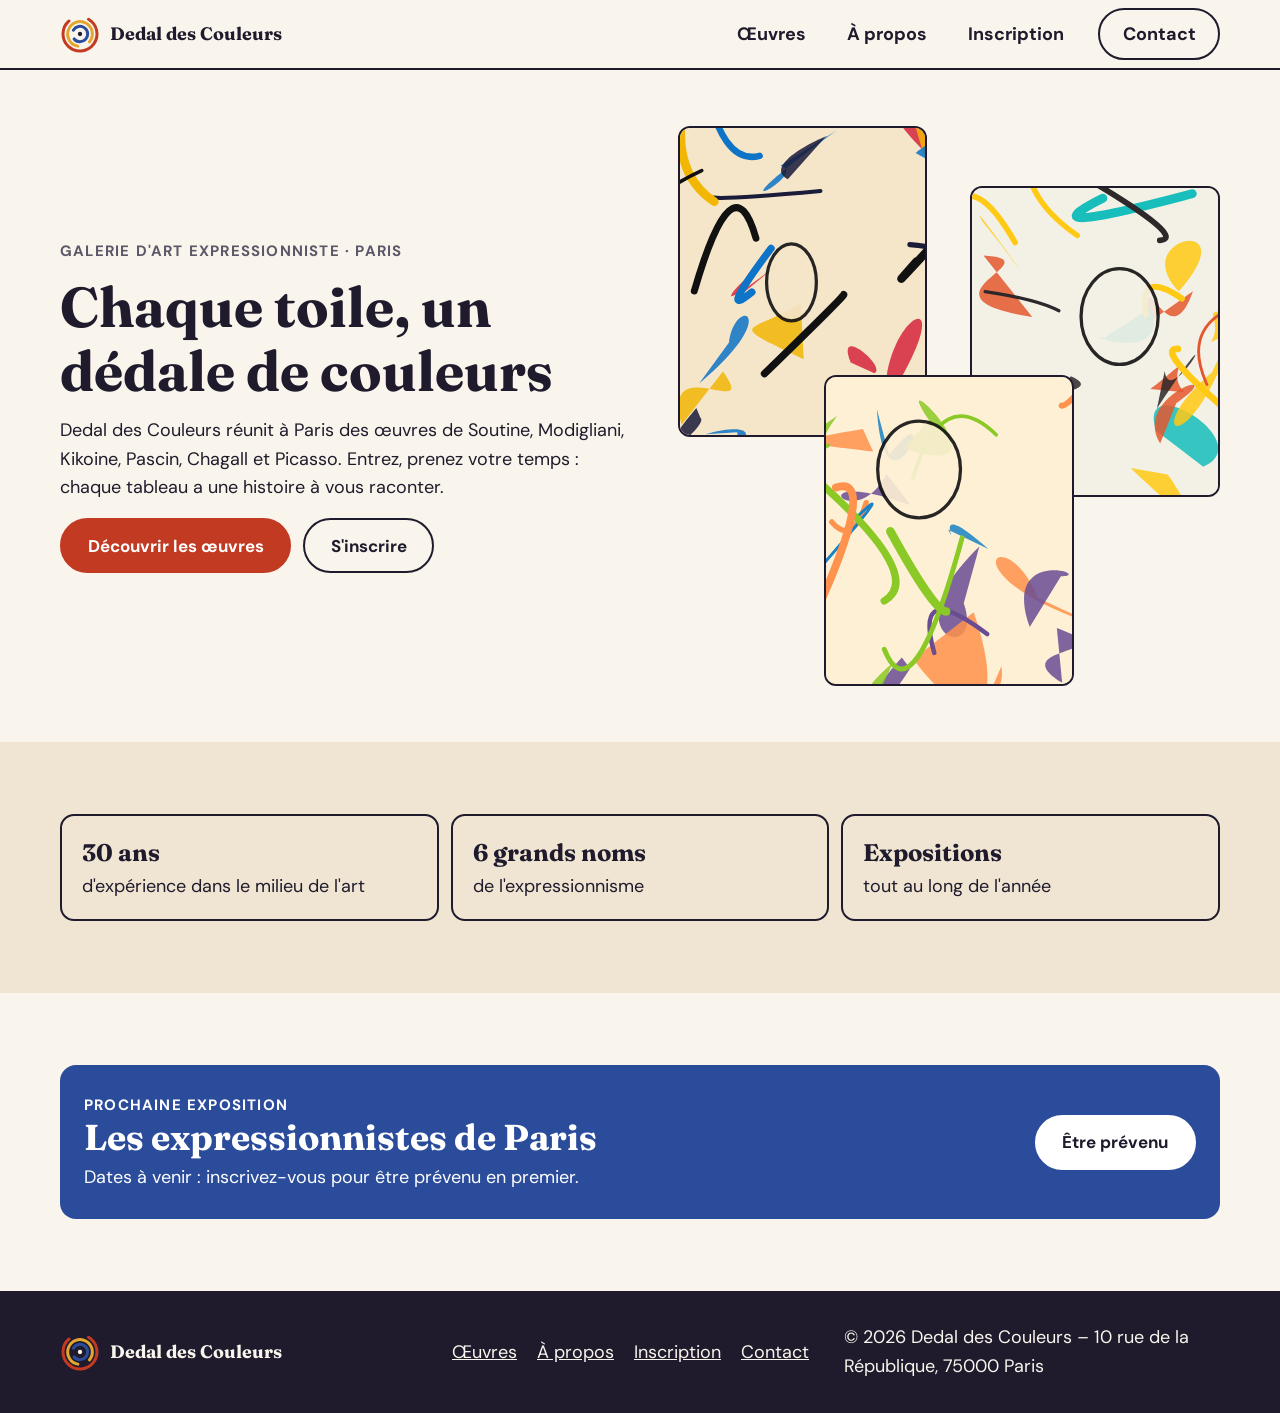
<file: index.html>
<!DOCTYPE html>
<html lang="fr">
<head>
  <meta charset="UTF-8">
  <meta name="viewport" content="width=device-width, initial-scale=1">
  <title>Dedal des Couleurs – Galerie d'art expressionniste à Paris</title>
  <meta name="description" content="Galerie d'art à Paris dirigée par Paul Dechewsky : Soutine, Modigliani, Chagall, Picasso. Découvrez les œuvres et inscrivez-vous pour suivre nos expositions.">
  <link rel="canonical" href="https://theo-zbn.github.io/Dedal-des-Couleurs-/">
  <meta property="og:type" content="website">
  <meta property="og:locale" content="fr_FR">
  <meta property="og:site_name" content="Dedal des Couleurs">
  <meta property="og:title" content="Dedal des Couleurs – Galerie d&#x27;art expressionniste à Paris">
  <meta property="og:description" content="Galerie d&#x27;art à Paris dirigée par Paul Dechewsky : Soutine, Modigliani, Chagall, Picasso. Découvrez les œuvres et inscrivez-vous pour suivre nos expositions.">
  <meta property="og:url" content="https://theo-zbn.github.io/Dedal-des-Couleurs-/">
  <meta property="og:image" content="https://theo-zbn.github.io/Dedal-des-Couleurs-/images/logo-dedal.svg">
  <meta name="twitter:card" content="summary">
  <meta name="theme-color" content="#faf5ec">
  <link rel="icon" href="images/favicon.svg" type="image/svg+xml">
  <link rel="preconnect" href="https://fonts.googleapis.com">
  <link rel="preconnect" href="https://fonts.gstatic.com" crossorigin>
  <link href="https://fonts.googleapis.com/css2?family=DM+Sans:wght@400;500;700&amp;family=Fraunces:wght@600;700&amp;display=swap" rel="stylesheet">
  <link rel="stylesheet" href="css/style.css">
  <script type="application/ld+json">
  {
    "@context": "https://schema.org",
    "@type": "ArtGallery",
    "name": "Dedal des Couleurs",
    "url": "https://theo-zbn.github.io/Dedal-des-Couleurs-/",
    "description": "Galerie d'art expressionniste à Paris.",
    "telephone": "+33163458556",
    "email": "dedal@gmail.com",
    "address": {
      "@type": "PostalAddress",
      "streetAddress": "10 rue de la République",
      "postalCode": "75000",
      "addressLocality": "Paris",
      "addressCountry": "FR"
    },
    "openingHours": ["Tu-Sa 10:00-19:00", "Su 14:00-18:00"]
  }
  </script>
</head>
<body>
  <a class="skip-link" href="#contenu">Aller au contenu</a>

  <header class="site-header">
    <div class="container site-header__inner">
      <a class="brand" href="index.html">
        <img src="images/logo-dedal.svg" alt="" width="40" height="40">
        <span>Dedal des Couleurs</span>
      </a>
      <button class="nav-toggle" type="button" aria-expanded="false" aria-controls="menu">Menu</button>
      <nav class="nav" id="menu" aria-label="Navigation principale">
        <ul class="nav__list">
          <li><a class="nav__link" href="oeuvres.html">Œuvres</a></li>
          <li><a class="nav__link" href="a-propos.html">À propos</a></li>
          <li><a class="nav__link" href="inscription.html">Inscription</a></li>
          <li><a class="nav__link nav__link--cta" href="inscription.html#contact">Contact</a></li>
        </ul>
      </nav>
    </div>
  </header>

  <main id="contenu">
    <section class="hero" aria-labelledby="titre-accueil">
      <div class="container hero__grid">
        <div class="collage">
          <img class="collage__img" src="images/oeuvre-1.svg" alt="Toile abstraite aux aplats bleus, jaunes et rouges" width="600" height="750">
          <img class="collage__img" src="images/oeuvre-2.svg" alt="Toile aux tons turquoise et orange, traits noirs" width="600" height="750">
          <img class="collage__img" src="images/oeuvre-3.svg" alt="Toile violette et orange aux formes arrondies" width="600" height="750">
        </div>
        <div class="hero__content">
          <p class="eyebrow">Galerie d'art expressionniste · Paris</p>
          <h1 class="hero__title" id="titre-accueil">Chaque toile, un dédale de couleurs</h1>
          <p class="hero__text">Dedal des Couleurs réunit à Paris des œuvres de Soutine, Modigliani, Kikoine, Pascin, Chagall et Picasso. Entrez, prenez votre temps : chaque tableau a une histoire à vous raconter.</p>
          <div class="btn-row">
            <a class="btn btn--primary" href="oeuvres.html">Découvrir les œuvres</a>
            <a class="btn btn--outline" href="inscription.html">S'inscrire</a>
          </div>
        </div>
      </div>
    </section>

    <section class="section--sable section" aria-label="La galerie en chiffres">
      <div class="container">
        <ul class="stats">
          <li class="stat"><span class="stat__value">30 ans</span> d'expérience dans le milieu de l'art</li>
          <li class="stat"><span class="stat__value">6 grands noms</span> de l'expressionnisme</li>
          <li class="stat"><span class="stat__value">Expositions</span> tout au long de l'année</li>
        </ul>
      </div>
    </section>

    <section class="section" aria-labelledby="titre-expo">
      <div class="container">
        <div class="banner">
          <div>
            <p class="eyebrow">Prochaine exposition</p>
            <h2 id="titre-expo">Les expressionnistes de Paris</h2>
            <p>Dates à venir : inscrivez-vous pour être prévenu en premier.</p>
          </div>
          <a class="btn btn--primary" href="inscription.html">Être prévenu</a>
        </div>
      </div>
    </section>
  </main>

  <footer class="site-footer">
    <div class="container site-footer__inner">
      <a class="brand" href="index.html">
        <img src="images/logo-dedal-clair.svg" alt="" width="40" height="40">
        <span>Dedal des Couleurs</span>
      </a>
      <nav aria-label="Navigation de pied de page">
        <ul class="site-footer__links">
          <li><a href="oeuvres.html">Œuvres</a></li>
          <li><a href="a-propos.html">À propos</a></li>
          <li><a href="inscription.html">Inscription</a></li>
          <li><a href="inscription.html#contact">Contact</a></li>
        </ul>
      </nav>
      <p>© 2026 Dedal des Couleurs – 10 rue de la République, 75000 Paris</p>
    </div>
  </footer>
  <script src="js/script.js"></script>
</body>
</html>
</file>
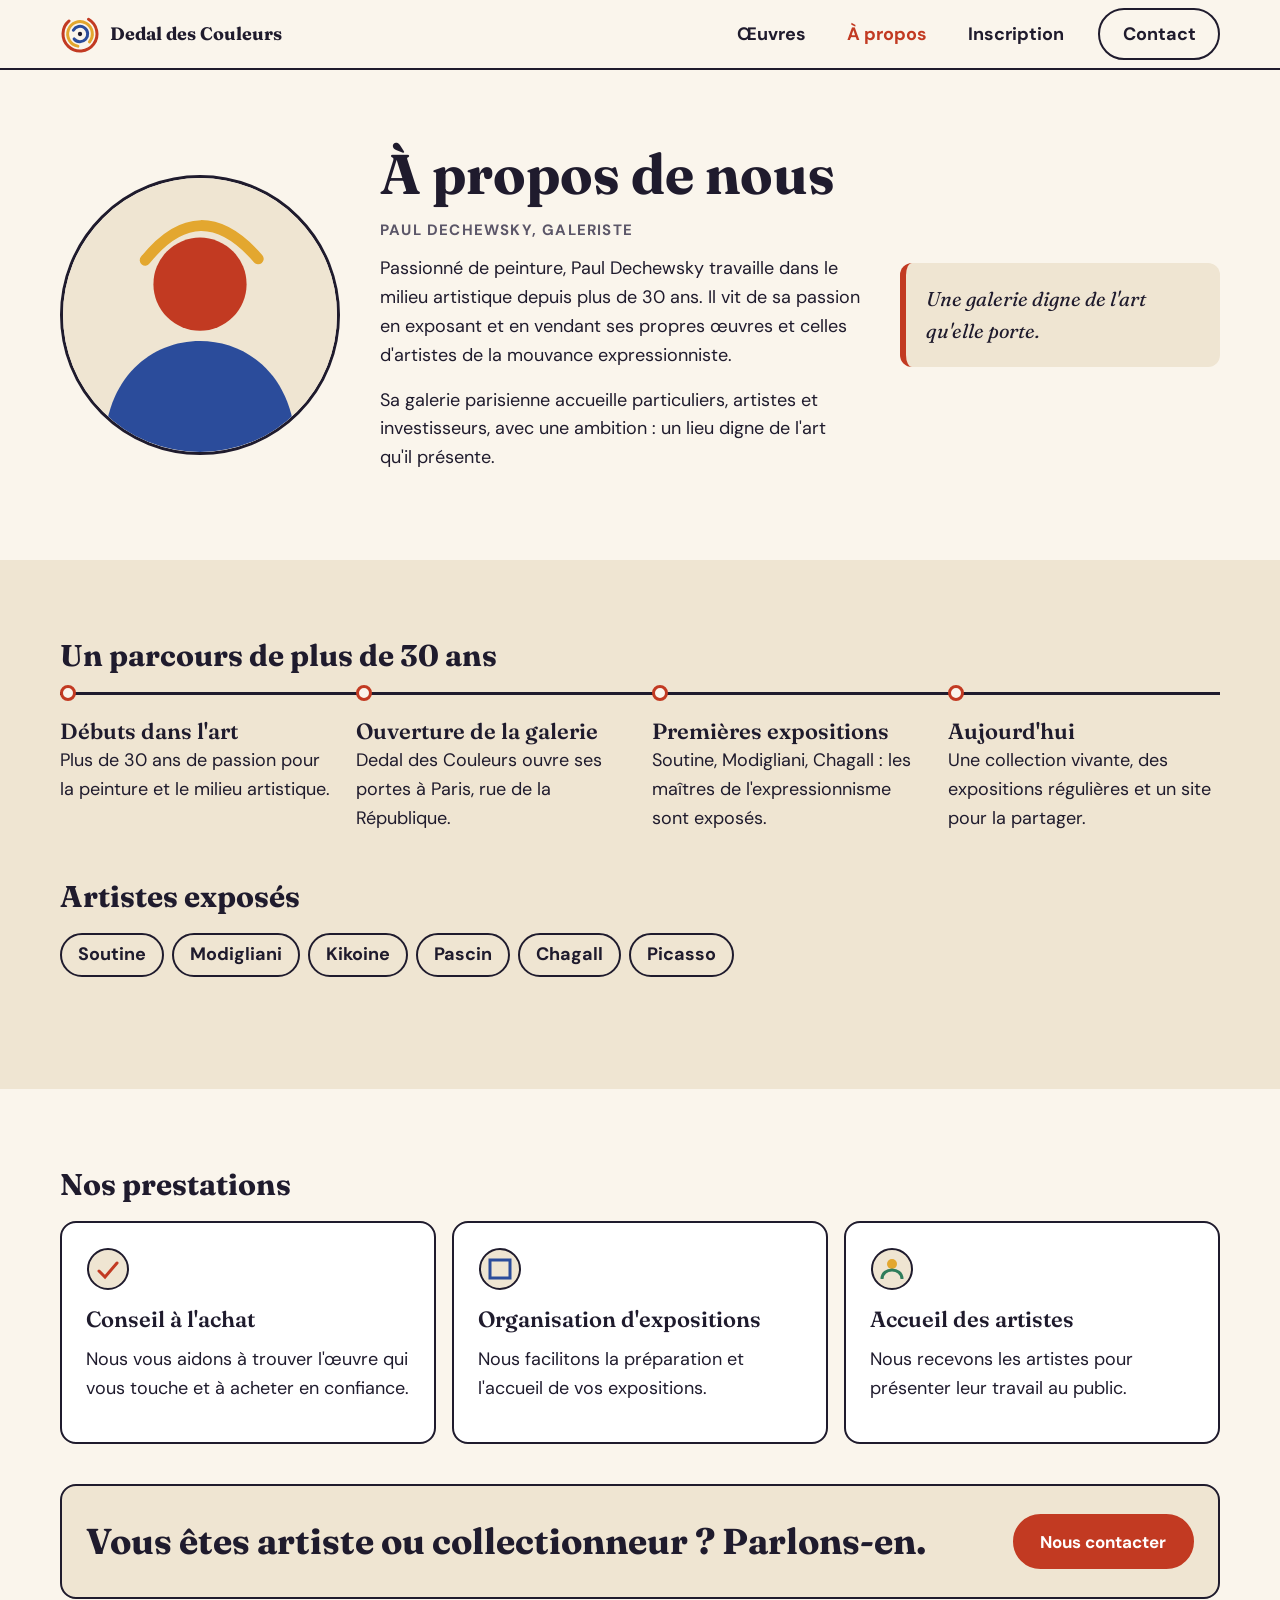
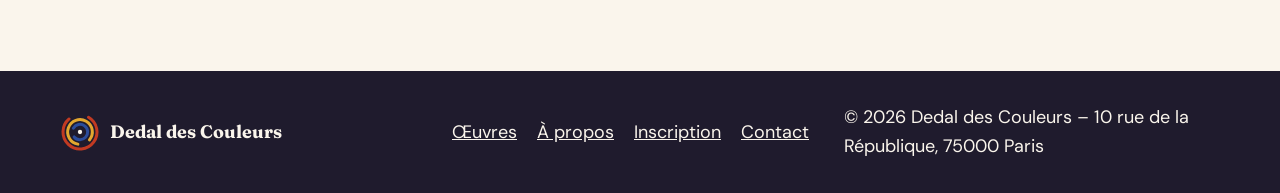
<file: a-propos.html>
<!DOCTYPE html>
<html lang="fr">
<head>
  <meta charset="UTF-8">
  <meta name="viewport" content="width=device-width, initial-scale=1">
  <title>À propos – Paul Dechewsky et la galerie Dedal des Couleurs</title>
  <meta name="description" content="Plus de 30 ans de passion : découvrez Paul Dechewsky, son parcours, les artistes exposés et les prestations de la galerie Dedal des Couleurs à Paris.">
  <link rel="canonical" href="https://theo-zbn.github.io/Dedal-des-Couleurs-/a-propos.html">
  <meta property="og:type" content="website">
  <meta property="og:locale" content="fr_FR">
  <meta property="og:site_name" content="Dedal des Couleurs">
  <meta property="og:title" content="À propos – Paul Dechewsky et la galerie Dedal des Couleurs">
  <meta property="og:description" content="Plus de 30 ans de passion : découvrez Paul Dechewsky, son parcours, les artistes exposés et les prestations de la galerie Dedal des Couleurs à Paris.">
  <meta property="og:url" content="https://theo-zbn.github.io/Dedal-des-Couleurs-/a-propos.html">
  <meta property="og:image" content="https://theo-zbn.github.io/Dedal-des-Couleurs-/images/logo-dedal.svg">
  <meta name="twitter:card" content="summary">
  <meta name="theme-color" content="#faf5ec">
  <link rel="icon" href="images/favicon.svg" type="image/svg+xml">
  <link rel="preconnect" href="https://fonts.googleapis.com">
  <link rel="preconnect" href="https://fonts.gstatic.com" crossorigin>
  <link href="https://fonts.googleapis.com/css2?family=DM+Sans:wght@400;500;700&amp;family=Fraunces:wght@600;700&amp;display=swap" rel="stylesheet">
  <link rel="stylesheet" href="css/style.css">
</head>
<body>
  <a class="skip-link" href="#contenu">Aller au contenu</a>

  <header class="site-header">
    <div class="container site-header__inner">
      <a class="brand" href="index.html">
        <img src="images/logo-dedal.svg" alt="" width="40" height="40">
        <span>Dedal des Couleurs</span>
      </a>
      <button class="nav-toggle" type="button" aria-expanded="false" aria-controls="menu">Menu</button>
      <nav class="nav" id="menu" aria-label="Navigation principale">
        <ul class="nav__list">
          <li><a class="nav__link" href="oeuvres.html">Œuvres</a></li>
          <li><a class="nav__link" href="a-propos.html" aria-current="page">À propos</a></li>
          <li><a class="nav__link" href="inscription.html">Inscription</a></li>
          <li><a class="nav__link nav__link--cta" href="inscription.html#contact">Contact</a></li>
        </ul>
      </nav>
    </div>
  </header>

  <main id="contenu">
    <section class="section" aria-labelledby="titre-apropos">
      <div class="container about">
        <img class="about__portrait" src="images/portrait.svg" alt="Illustration représentant Paul Dechewsky, galeriste" width="400" height="400">
        <div>
          <h1 id="titre-apropos">À propos de nous</h1>
          <p class="eyebrow">Paul Dechewsky, galeriste</p>
          <p>Passionné de peinture, Paul Dechewsky travaille dans le milieu artistique depuis plus de 30 ans. Il vit de sa passion en exposant et en vendant ses propres œuvres et celles d'artistes de la mouvance expressionniste.</p>
          <p>Sa galerie parisienne accueille particuliers, artistes et investisseurs, avec une ambition : un lieu digne de l'art qu'il présente.</p>
        </div>
        <p class="quote">Une galerie digne de l'art qu'elle porte.</p>
      </div>
    </section>

    <section class="section section--sable" aria-label="Parcours et artistes">
      <div class="container">
        <details class="details" open data-desktop-open>
          <summary class="details__summary">Un parcours de plus de 30 ans</summary>
          <div class="details__body">
            <ol class="timeline">
              <li class="timeline__step"><h3>Débuts dans l'art</h3><p>Plus de 30 ans de passion pour la peinture et le milieu artistique.</p></li>
              <li class="timeline__step"><h3>Ouverture de la galerie</h3><p>Dedal des Couleurs ouvre ses portes à Paris, rue de la République.</p></li>
              <li class="timeline__step"><h3>Premières expositions</h3><p>Soutine, Modigliani, Chagall : les maîtres de l'expressionnisme sont exposés.</p></li>
              <li class="timeline__step"><h3>Aujourd'hui</h3><p>Une collection vivante, des expositions régulières et un site pour la partager.</p></li>
            </ol>
          </div>
        </details>
        <details class="details" data-desktop-open>
          <summary class="details__summary">Artistes exposés</summary>
          <div class="details__body">
            <ul class="pills">
              <li>Soutine</li><li>Modigliani</li><li>Kikoine</li><li>Pascin</li><li>Chagall</li><li>Picasso</li>
            </ul>
          </div>
        </details>
      </div>
    </section>

    <section class="section" aria-label="Prestations">
      <div class="container">
        <details class="details" data-desktop-open>
          <summary class="details__summary">Nos prestations</summary>
          <div class="details__body">
            <ul class="services">
              <li class="card"><svg class="services__icon" viewBox="0 0 44 44" aria-hidden="true"><circle cx="22" cy="22" r="20" fill="#efe5d2" stroke="#1f1b2d" stroke-width="2"/><path d="M13 24l6 6 12-14" fill="none" stroke="#c23a22" stroke-width="3" stroke-linecap="round"/></svg><h3>Conseil à l'achat</h3><p>Nous vous aidons à trouver l'œuvre qui vous touche et à acheter en confiance.</p></li>
              <li class="card"><svg class="services__icon" viewBox="0 0 44 44" aria-hidden="true"><circle cx="22" cy="22" r="20" fill="#efe5d2" stroke="#1f1b2d" stroke-width="2"/><rect x="12" y="13" width="20" height="18" fill="none" stroke="#2b4c9b" stroke-width="3"/></svg><h3>Organisation d'expositions</h3><p>Nous facilitons la préparation et l'accueil de vos expositions.</p></li>
              <li class="card"><svg class="services__icon" viewBox="0 0 44 44" aria-hidden="true"><circle cx="22" cy="22" r="20" fill="#efe5d2" stroke="#1f1b2d" stroke-width="2"/><circle cx="22" cy="17" r="5" fill="#e3a72f"/><path d="M12 32c0-6 5-9 10-9s10 3 10 9" fill="none" stroke="#2f7d5b" stroke-width="3"/></svg><h3>Accueil des artistes</h3><p>Nous recevons les artistes pour présenter leur travail au public.</p></li>
            </ul>
          </div>
        </details>
        <div class="cta-band">
          <h2>Vous êtes artiste ou collectionneur ? Parlons-en.</h2>
          <a class="btn btn--primary" href="inscription.html#contact">Nous contacter</a>
        </div>
      </div>
    </section>
  </main>

  <footer class="site-footer">
    <div class="container site-footer__inner">
      <a class="brand" href="index.html">
        <img src="images/logo-dedal-clair.svg" alt="" width="40" height="40">
        <span>Dedal des Couleurs</span>
      </a>
      <nav aria-label="Navigation de pied de page">
        <ul class="site-footer__links">
          <li><a href="oeuvres.html">Œuvres</a></li>
          <li><a href="a-propos.html">À propos</a></li>
          <li><a href="inscription.html">Inscription</a></li>
          <li><a href="inscription.html#contact">Contact</a></li>
        </ul>
      </nav>
      <p>© 2026 Dedal des Couleurs – 10 rue de la République, 75000 Paris</p>
    </div>
  </footer>
  <script src="js/script.js"></script>
</body>
</html>
</file>
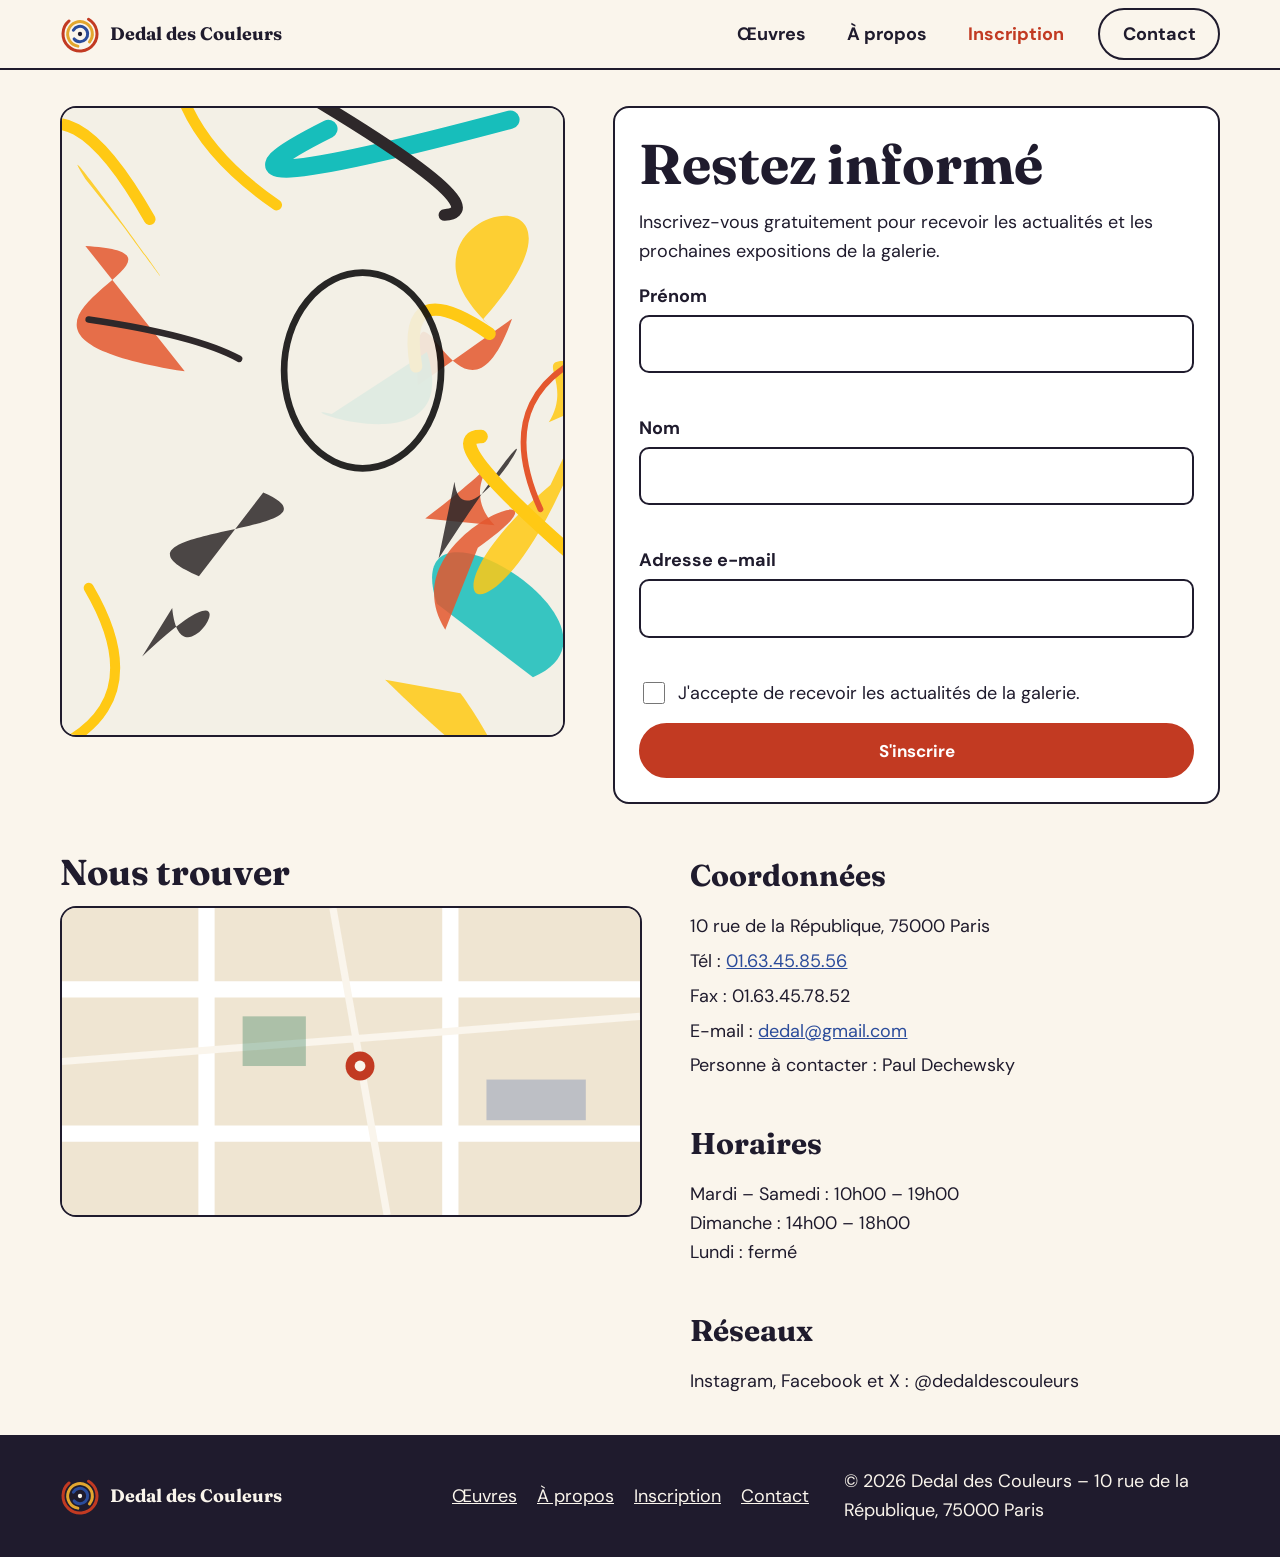
<file: inscription.html>
<!DOCTYPE html>
<html lang="fr">
<head>
  <meta charset="UTF-8">
  <meta name="viewport" content="width=device-width, initial-scale=1">
  <title>Inscription et contact – Dedal des Couleurs</title>
  <meta name="description" content="Inscrivez-vous gratuitement pour suivre les expositions de la galerie Dedal des Couleurs, et retrouvez nos coordonnées et horaires à Paris.">
  <link rel="canonical" href="https://theo-zbn.github.io/Dedal-des-Couleurs-/inscription.html">
  <meta property="og:type" content="website">
  <meta property="og:locale" content="fr_FR">
  <meta property="og:site_name" content="Dedal des Couleurs">
  <meta property="og:title" content="Inscription et contact – Dedal des Couleurs">
  <meta property="og:description" content="Inscrivez-vous gratuitement pour suivre les expositions de la galerie Dedal des Couleurs, et retrouvez nos coordonnées et horaires à Paris.">
  <meta property="og:url" content="https://theo-zbn.github.io/Dedal-des-Couleurs-/inscription.html">
  <meta property="og:image" content="https://theo-zbn.github.io/Dedal-des-Couleurs-/images/logo-dedal.svg">
  <meta name="twitter:card" content="summary">
  <meta name="theme-color" content="#faf5ec">
  <link rel="icon" href="images/favicon.svg" type="image/svg+xml">
  <link rel="preconnect" href="https://fonts.googleapis.com">
  <link rel="preconnect" href="https://fonts.gstatic.com" crossorigin>
  <link href="https://fonts.googleapis.com/css2?family=DM+Sans:wght@400;500;700&amp;family=Fraunces:wght@600;700&amp;display=swap" rel="stylesheet">
  <link rel="stylesheet" href="css/style.css">
</head>
<body>
  <a class="skip-link" href="#contenu">Aller au contenu</a>

  <header class="site-header">
    <div class="container site-header__inner">
      <a class="brand" href="index.html">
        <img src="images/logo-dedal.svg" alt="" width="40" height="40">
        <span>Dedal des Couleurs</span>
      </a>
      <button class="nav-toggle" type="button" aria-expanded="false" aria-controls="menu">Menu</button>
      <nav class="nav" id="menu" aria-label="Navigation principale">
        <ul class="nav__list">
          <li><a class="nav__link" href="oeuvres.html">Œuvres</a></li>
          <li><a class="nav__link" href="a-propos.html">À propos</a></li>
          <li><a class="nav__link" href="inscription.html" aria-current="page">Inscription</a></li>
          <li><a class="nav__link nav__link--cta" href="inscription.html#contact">Contact</a></li>
        </ul>
      </nav>
    </div>
  </header>

  <main id="contenu">
    <div class="container">
      <section class="signup" aria-labelledby="titre-inscription">
        <div class="signup__visual">
          <img src="images/oeuvre-2.svg" alt="Toile aux tons turquoise et orange" width="600" height="750">
        </div>
        <div class="card">
          <h1 id="titre-inscription">Restez informé</h1>
          <p>Inscrivez-vous gratuitement pour recevoir les actualités et les prochaines expositions de la galerie.</p>
          <form id="form-inscription" novalidate>
            <div class="field">
              <label for="prenom">Prénom</label>
              <input id="prenom" name="prenom" type="text" autocomplete="given-name" required aria-describedby="err-prenom">
              <p class="field__error" id="err-prenom" aria-live="polite"></p>
            </div>
            <div class="field">
              <label for="nom">Nom</label>
              <input id="nom" name="nom" type="text" autocomplete="family-name" required aria-describedby="err-nom">
              <p class="field__error" id="err-nom" aria-live="polite"></p>
            </div>
            <div class="field">
              <label for="email">Adresse e-mail</label>
              <input id="email" name="email" type="email" autocomplete="email" required aria-describedby="err-email">
              <p class="field__error" id="err-email" aria-live="polite"></p>
            </div>
            <div class="field field--check">
              <input id="consent" name="consent" type="checkbox">
              <label for="consent">J'accepte de recevoir les actualités de la galerie.</label>
            </div>
            <button class="btn btn--primary btn--block" type="submit">S'inscrire</button>
            <p class="form-success" id="succes" role="status"></p>
          </form>
        </div>
      </section>

      <section class="contact" id="contact" aria-labelledby="titre-contact">
        <div>
          <h2 id="titre-contact">Nous trouver</h2>
          <img class="contact__map" src="images/plan.svg" alt="Plan schématique situant la galerie rue de la République, à Paris" width="640" height="340" loading="lazy">
        </div>
        <div>
          <details class="details" open data-desktop-open>
            <summary class="details__summary">Coordonnées</summary>
            <div class="details__body">
              <address>
                <p>10 rue de la République, 75000 Paris</p>
                <p>Tél : <a href="tel:+33163458556">01.63.45.85.56</a></p>
                <p>Fax : 01.63.45.78.52</p>
                <p>E-mail : <a href="mailto:dedal@gmail.com">dedal@gmail.com</a></p>
                <p>Personne à contacter : Paul Dechewsky</p>
              </address>
            </div>
          </details>
          <details class="details" data-desktop-open>
            <summary class="details__summary">Horaires</summary>
            <div class="details__body">
              <p>Mardi – Samedi : 10h00 – 19h00<br>Dimanche : 14h00 – 18h00<br>Lundi : fermé</p>
            </div>
          </details>
          <details class="details" data-desktop-open>
            <summary class="details__summary">Réseaux</summary>
            <div class="details__body">
              <p>Instagram, Facebook et X : @dedaldescouleurs</p>
            </div>
          </details>
        </div>
      </section>
    </div>
  </main>

  <footer class="site-footer">
    <div class="container site-footer__inner">
      <a class="brand" href="index.html">
        <img src="images/logo-dedal-clair.svg" alt="" width="40" height="40">
        <span>Dedal des Couleurs</span>
      </a>
      <nav aria-label="Navigation de pied de page">
        <ul class="site-footer__links">
          <li><a href="oeuvres.html">Œuvres</a></li>
          <li><a href="a-propos.html">À propos</a></li>
          <li><a href="inscription.html">Inscription</a></li>
          <li><a href="inscription.html#contact">Contact</a></li>
        </ul>
      </nav>
      <p>© 2026 Dedal des Couleurs – 10 rue de la République, 75000 Paris</p>
    </div>
  </footer>
  <script src="js/script.js"></script>
</body>
</html>
</file>
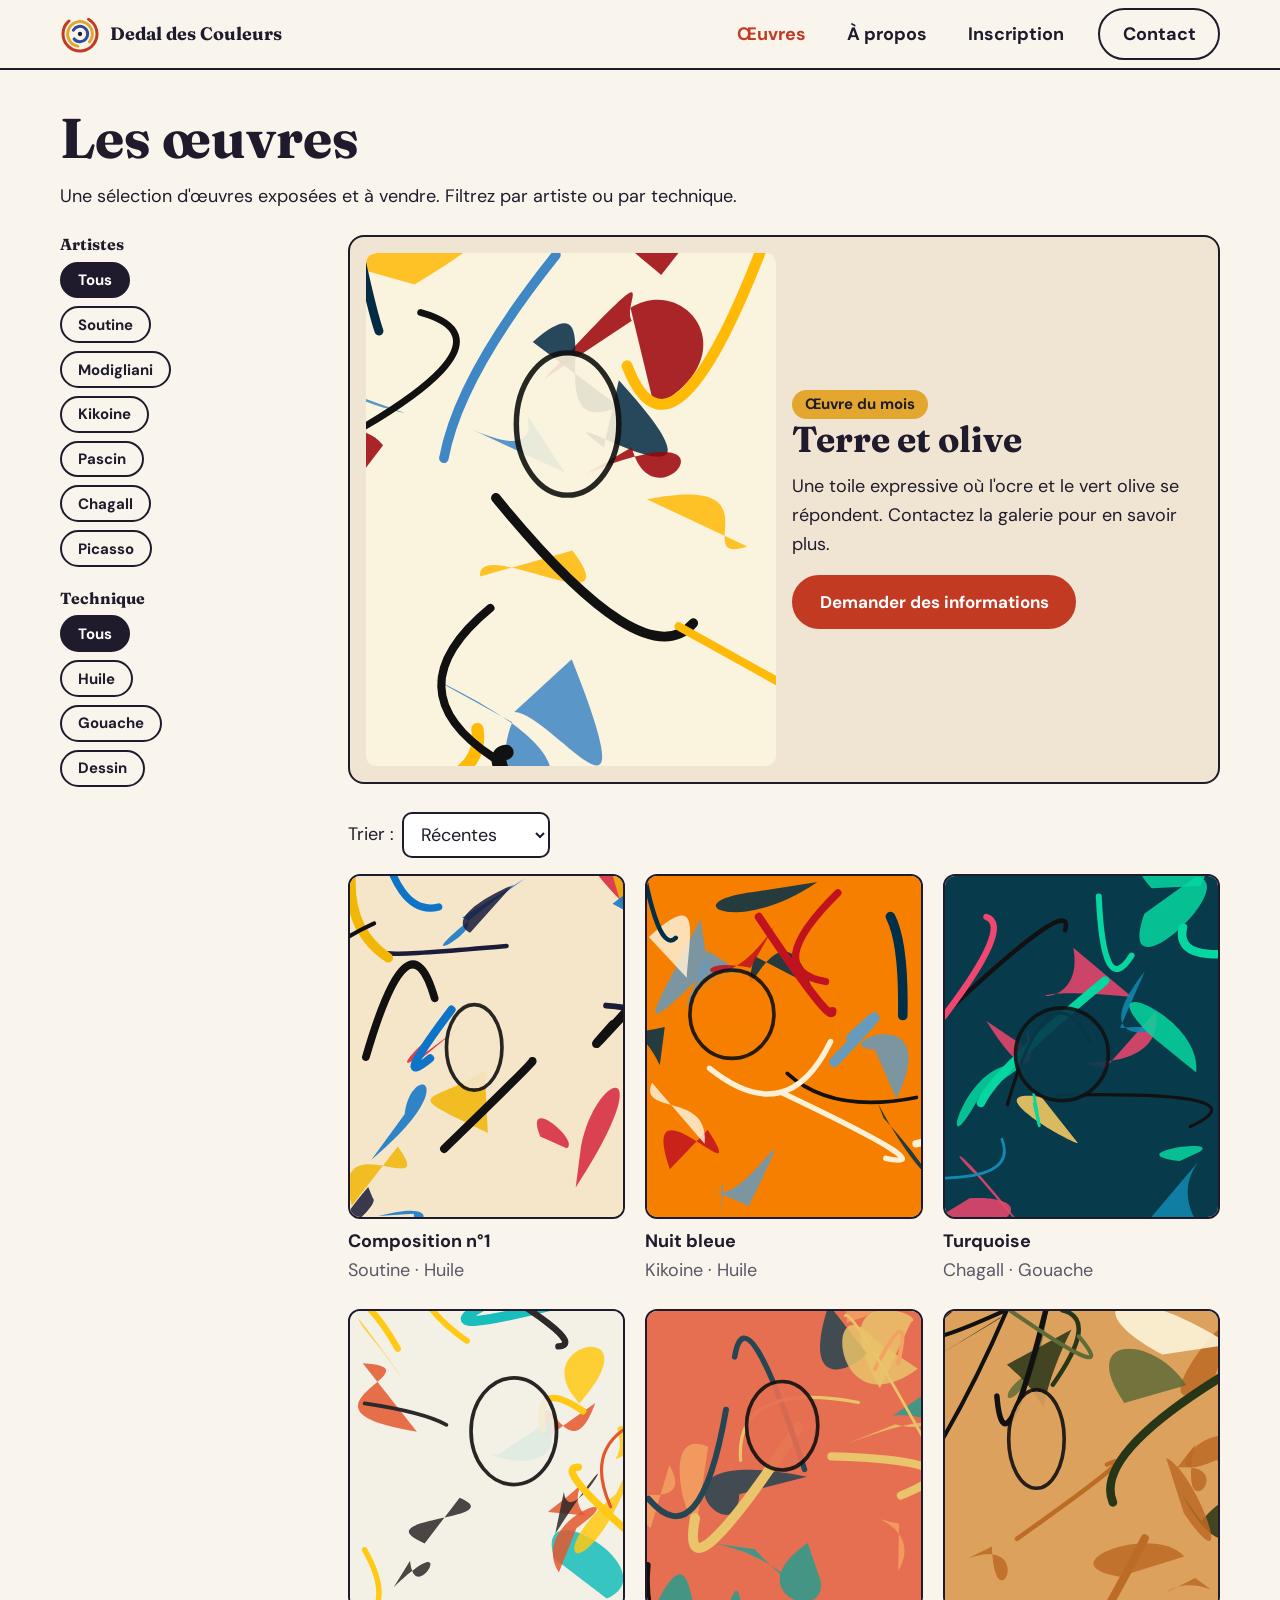
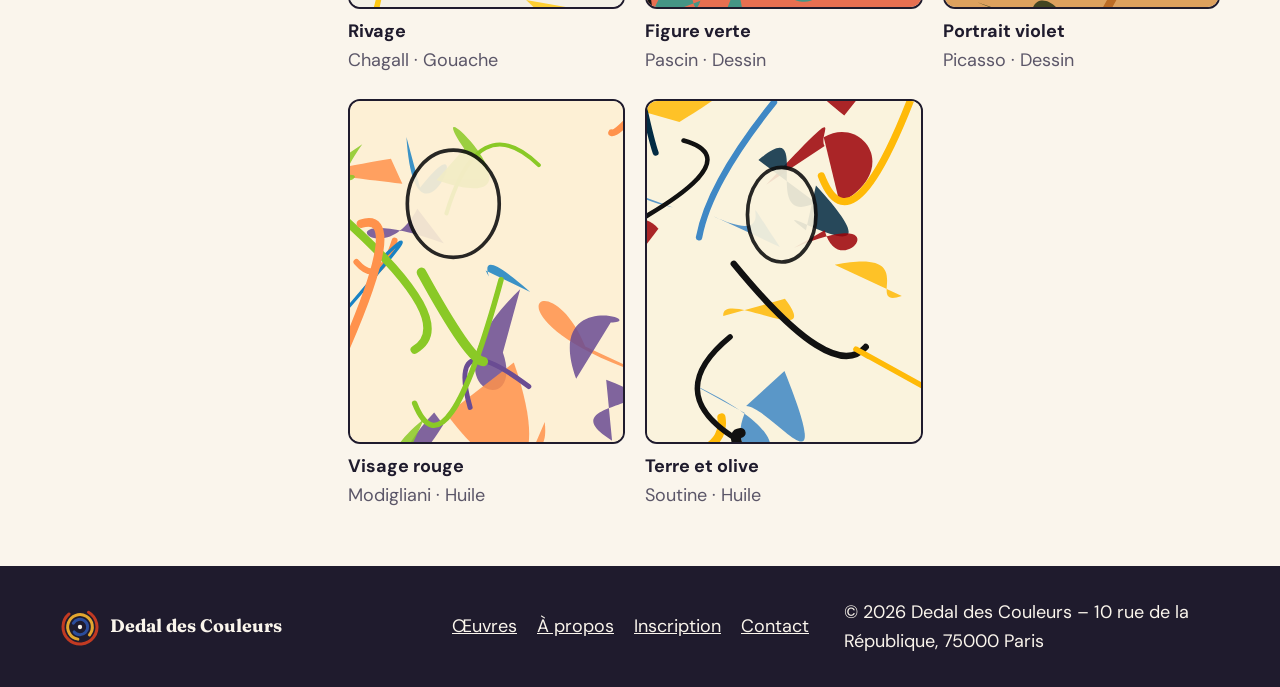
<file: oeuvres.html>
<!DOCTYPE html>
<html lang="fr">
<head>
  <meta charset="UTF-8">
  <meta name="viewport" content="width=device-width, initial-scale=1">
  <title>Les œuvres – Dedal des Couleurs</title>
  <meta name="description" content="Parcourez les œuvres expressionnistes de la galerie Dedal des Couleurs à Paris : filtres par artiste et par technique.">
  <link rel="canonical" href="https://theo-zbn.github.io/Dedal-des-Couleurs-/oeuvres.html">
  <meta property="og:type" content="website">
  <meta property="og:locale" content="fr_FR">
  <meta property="og:site_name" content="Dedal des Couleurs">
  <meta property="og:title" content="Les œuvres – Dedal des Couleurs">
  <meta property="og:description" content="Parcourez les œuvres expressionnistes de la galerie Dedal des Couleurs à Paris : filtres par artiste et par technique.">
  <meta property="og:url" content="https://theo-zbn.github.io/Dedal-des-Couleurs-/oeuvres.html">
  <meta property="og:image" content="https://theo-zbn.github.io/Dedal-des-Couleurs-/images/logo-dedal.svg">
  <meta name="twitter:card" content="summary">
  <meta name="theme-color" content="#faf5ec">
  <link rel="icon" href="images/favicon.svg" type="image/svg+xml">
  <link rel="preconnect" href="https://fonts.googleapis.com">
  <link rel="preconnect" href="https://fonts.gstatic.com" crossorigin>
  <link href="https://fonts.googleapis.com/css2?family=DM+Sans:wght@400;500;700&amp;family=Fraunces:wght@600;700&amp;display=swap" rel="stylesheet">
  <link rel="stylesheet" href="css/style.css">
</head>
<body>
  <a class="skip-link" href="#contenu">Aller au contenu</a>

  <header class="site-header">
    <div class="container site-header__inner">
      <a class="brand" href="index.html">
        <img src="images/logo-dedal.svg" alt="" width="40" height="40">
        <span>Dedal des Couleurs</span>
      </a>
      <button class="nav-toggle" type="button" aria-expanded="false" aria-controls="menu">Menu</button>
      <nav class="nav" id="menu" aria-label="Navigation principale">
        <ul class="nav__list">
          <li><a class="nav__link" href="oeuvres.html" aria-current="page">Œuvres</a></li>
          <li><a class="nav__link" href="a-propos.html">À propos</a></li>
          <li><a class="nav__link" href="inscription.html">Inscription</a></li>
          <li><a class="nav__link nav__link--cta" href="inscription.html#contact">Contact</a></li>
        </ul>
      </nav>
    </div>
  </header>

  <main id="contenu">
    <div class="container">
      <div class="page-title">
        <h1>Les œuvres</h1>
        <p>Une sélection d'œuvres exposées et à vendre. Filtrez par artiste ou par technique.</p>
      </div>

      <div class="catalog">
        <aside class="filters" aria-label="Filtres">
          <div class="filters__group">
            <h2 class="filters__title">Artistes</h2>
            <ul class="chips">
            <li><button class="chip" type="button" data-group="artist" data-value="all" aria-pressed="true">Tous</button></li>
            <li><button class="chip" type="button" data-group="artist" data-value="Soutine" aria-pressed="false">Soutine</button></li>
            <li><button class="chip" type="button" data-group="artist" data-value="Modigliani" aria-pressed="false">Modigliani</button></li>
            <li><button class="chip" type="button" data-group="artist" data-value="Kikoine" aria-pressed="false">Kikoine</button></li>
            <li><button class="chip" type="button" data-group="artist" data-value="Pascin" aria-pressed="false">Pascin</button></li>
            <li><button class="chip" type="button" data-group="artist" data-value="Chagall" aria-pressed="false">Chagall</button></li>
            <li><button class="chip" type="button" data-group="artist" data-value="Picasso" aria-pressed="false">Picasso</button></li>
            </ul>
          </div>
          <div class="filters__group">
            <h2 class="filters__title">Technique</h2>
            <ul class="chips">
            <li><button class="chip" type="button" data-group="technique" data-value="all" aria-pressed="true">Tous</button></li>
            <li><button class="chip" type="button" data-group="technique" data-value="Huile" aria-pressed="false">Huile</button></li>
            <li><button class="chip" type="button" data-group="technique" data-value="Gouache" aria-pressed="false">Gouache</button></li>
            <li><button class="chip" type="button" data-group="technique" data-value="Dessin" aria-pressed="false">Dessin</button></li>
            </ul>
          </div>
        </aside>

        <div>
          <section class="feature" aria-labelledby="titre-mois">
            <img src="images/oeuvre-6.svg" alt="Composition sombre aux touches jaunes, œuvre du mois" width="600" height="750">
            <div>
              <span class="tag">Œuvre du mois</span>
              <h2 id="titre-mois">Terre et olive</h2>
              <p>Une toile expressive où l'ocre et le vert olive se répondent. Contactez la galerie pour en savoir plus.</p>
              <a class="btn btn--primary" href="inscription.html#contact">Demander des informations</a>
            </div>
          </section>

          <div class="sort">
            <label for="sort">Trier :</label>
            <select id="sort">
              <option value="recentes">Récentes</option>
              <option value="titre">Titre (A à Z)</option>
            </select>
          </div>

          <div class="gallery" id="gallery">
          <figure class="gallery__item" data-artist="Soutine" data-technique="Huile" data-title="Composition n°1" data-order="1">
            <img src="images/oeuvre-1.svg" alt="Composition abstraite aux aplats bleus, jaunes et rouges" width="600" height="750" loading="lazy">
            <figcaption>Composition n°1<span>Soutine · Huile</span></figcaption>
          </figure>
          <figure class="gallery__item" data-artist="Chagall" data-technique="Gouache" data-title="Rivage" data-order="2">
            <img src="images/oeuvre-2.svg" alt="Toile aux tons turquoise et orange" width="600" height="750" loading="lazy">
            <figcaption>Rivage<span>Chagall · Gouache</span></figcaption>
          </figure>
          <figure class="gallery__item" data-artist="Modigliani" data-technique="Huile" data-title="Visage rouge" data-order="3">
            <img src="images/oeuvre-3.svg" alt="Toile violette et orange aux formes arrondies" width="600" height="750" loading="lazy">
            <figcaption>Visage rouge<span>Modigliani · Huile</span></figcaption>
          </figure>
          <figure class="gallery__item" data-artist="Kikoine" data-technique="Huile" data-title="Nuit bleue" data-order="4">
            <img src="images/oeuvre-4.svg" alt="Toile rouge et bleu nuit" width="600" height="750" loading="lazy">
            <figcaption>Nuit bleue<span>Kikoine · Huile</span></figcaption>
          </figure>
          <figure class="gallery__item" data-artist="Pascin" data-technique="Dessin" data-title="Figure verte" data-order="5">
            <img src="images/oeuvre-5.svg" alt="Toile verte et orange" width="600" height="750" loading="lazy">
            <figcaption>Figure verte<span>Pascin · Dessin</span></figcaption>
          </figure>
          <figure class="gallery__item" data-artist="Soutine" data-technique="Huile" data-title="Terre et olive" data-order="6">
            <img src="images/oeuvre-6.svg" alt="Composition sombre aux touches jaunes" width="600" height="750" loading="lazy">
            <figcaption>Terre et olive<span>Soutine · Huile</span></figcaption>
          </figure>
          <figure class="gallery__item" data-artist="Chagall" data-technique="Gouache" data-title="Turquoise" data-order="7">
            <img src="images/oeuvre-7.svg" alt="Toile rose et turquoise" width="600" height="750" loading="lazy">
            <figcaption>Turquoise<span>Chagall · Gouache</span></figcaption>
          </figure>
          <figure class="gallery__item" data-artist="Picasso" data-technique="Dessin" data-title="Portrait violet" data-order="8">
            <img src="images/oeuvre-8.svg" alt="Toile en terre et vert olive" width="600" height="750" loading="lazy">
            <figcaption>Portrait violet<span>Picasso · Dessin</span></figcaption>
          </figure>
          </div>
          <p class="gallery__empty" id="gallery-empty" hidden>Aucune œuvre ne correspond à cette sélection.</p>
        </div>
      </div>
    </div>
  </main>

  <footer class="site-footer">
    <div class="container site-footer__inner">
      <a class="brand" href="index.html">
        <img src="images/logo-dedal-clair.svg" alt="" width="40" height="40">
        <span>Dedal des Couleurs</span>
      </a>
      <nav aria-label="Navigation de pied de page">
        <ul class="site-footer__links">
          <li><a href="oeuvres.html">Œuvres</a></li>
          <li><a href="a-propos.html">À propos</a></li>
          <li><a href="inscription.html">Inscription</a></li>
          <li><a href="inscription.html#contact">Contact</a></li>
        </ul>
      </nav>
      <p>© 2026 Dedal des Couleurs – 10 rue de la République, 75000 Paris</p>
    </div>
  </footer>
  <script src="js/script.js"></script>
</body>
</html>
</file>
<file: css/style.css>
/* ==========================================================================
   Dedal des Couleurs - feuille de style (mobile first)
   Sommaire : 1 Variables - 2 Base - 3 Composants - 4 Pages - 5 Pied de page
              6 Animations - 7 Tablette - 8 Bureau - 9 Accessibilite
   ========================================================================== */

/* 1. Variables (charte graphique) ------------------------------------------ */
:root {
  --ivoire: #faf5ec;
  --sable: #efe5d2;
  --encre: #1f1b2d;
  --vermillon: #c23a22;
  --outremer: #2b4c9b;
  --ocre: #e3a72f;
  --emeraude: #2f7d5b;
  --blanc: #ffffff;
  --gris: #5b5668;
  --police-titre: "Fraunces", Georgia, serif;
  --police-texte: "DM Sans", Arial, sans-serif;
  --rayon: 16px;
}

/* 2. Base ------------------------------------------------------------------- */
*,
*::before,
*::after {
  box-sizing: border-box;
}

html {
  scroll-behavior: smooth;
}

body {
  margin: 0;
  font-family: var(--police-texte);
  font-size: 17px;
  line-height: 1.6;
  color: var(--encre);
  background: var(--ivoire);
}

img {
  display: block;
  max-width: 100%;
  height: auto;
}

h1,
h2,
h3 {
  margin: 0 0 0.75rem;
  font-family: var(--police-titre);
  font-weight: 700;
  line-height: 1.15;
}

h1 {
  font-size: 36px;
}

h2 {
  font-size: 28px;
}

h3 {
  font-size: 20px;
  font-weight: 600;
}

p {
  margin: 0 0 1rem;
}

a {
  color: var(--outremer);
}

ul {
  margin: 0;
  padding: 0;
  list-style: none;
}

.container {
  width: 100%;
  max-width: 1200px;
  margin: 0 auto;
  padding: 0 20px;
}

.section {
  padding: 48px 0;
}

.section--sable {
  background: var(--sable);
}

.eyebrow {
  margin: 0 0 0.75rem;
  font-size: 15px;
  font-weight: 700;
  letter-spacing: 0.08em;
  text-transform: uppercase;
  color: var(--gris);
}

.skip-link {
  position: absolute;
  top: 0;
  left: -999px;
  z-index: 100;
  padding: 0.6rem 1rem;
  color: var(--blanc);
  background: var(--encre);
}

.skip-link:focus {
  left: 0;
}

/* 3. Composants ------------------------------------------------------------- */

/* 3.1 En-tete et navigation */
.site-header {
  position: sticky;
  top: 0;
  z-index: 50;
  background: var(--ivoire);
  border-bottom: 2px solid var(--encre);
}

.site-header__inner {
  display: flex;
  align-items: center;
  justify-content: space-between;
  min-height: 68px;
}

.brand {
  display: flex;
  align-items: center;
  gap: 10px;
  font-family: var(--police-titre);
  font-size: 18px;
  font-weight: 700;
  color: var(--encre);
  text-decoration: none;
}

.brand img {
  width: 40px;
  height: 40px;
}

.nav-toggle {
  display: inline-flex;
  align-items: center;
  padding: 0.5rem 0.9rem;
  font: 700 16px var(--police-texte);
  color: var(--encre);
  background: transparent;
  border: 2px solid var(--encre);
  border-radius: 999px;
  cursor: pointer;
}

.nav {
  display: none;
  position: absolute;
  top: 100%;
  right: 0;
  left: 0;
  padding: 12px 20px 20px;
  background: var(--ivoire);
  border-bottom: 2px solid var(--encre);
}

.nav.is-open {
  display: block;
}

.nav__list {
  display: flex;
  flex-direction: column;
  gap: 4px;
}

.nav__link {
  display: block;
  padding: 0.7rem 0.4rem;
  font-weight: 700;
  color: var(--encre);
  text-decoration: none;
}

.nav__link:hover,
.nav__link[aria-current="page"] {
  color: var(--vermillon);
}

.nav__link--cta {
  display: inline-block;
  margin-top: 6px;
  padding: 0.6rem 1.4rem;
  border: 2px solid var(--encre);
  border-radius: 999px;
}

/* 3.2 Boutons */
.btn {
  display: inline-block;
  padding: 0.9rem 1.6rem;
  font: 700 17px var(--police-texte);
  text-align: center;
  text-decoration: none;
  border: 2px solid transparent;
  border-radius: 999px;
  cursor: pointer;
  transition: background 0.25s, color 0.25s, transform 0.25s;
}

.btn--primary {
  color: var(--blanc);
  background: var(--vermillon);
  border-color: var(--vermillon);
}

.btn--primary:hover {
  background: var(--encre);
  border-color: var(--encre);
  transform: translateY(-2px);
}

.btn--outline {
  color: var(--encre);
  background: transparent;
  border-color: var(--encre);
}

.btn--outline:hover {
  color: var(--blanc);
  background: var(--encre);
}

.btn--block {
  display: block;
  width: 100%;
}

.btn-row {
  display: flex;
  flex-direction: column;
  gap: 12px;
}

/* 3.3 Cartes */
.card {
  padding: 24px;
  background: var(--blanc);
  border: 2px solid var(--encre);
  border-radius: var(--rayon);
}

.tag {
  display: inline-block;
  padding: 0.15rem 0.8rem;
  font-size: 15px;
  font-weight: 700;
  background: var(--ocre);
  border-radius: 999px;
}

/* 3.4 Formulaires */
.field {
  margin-bottom: 16px;
}

.field label {
  display: block;
  margin-bottom: 4px;
  font-weight: 700;
}

.field input[type="text"],
.field input[type="email"] {
  width: 100%;
  padding: 0.8rem 1rem;
  font: inherit;
  color: var(--encre);
  background: var(--blanc);
  border: 2px solid var(--encre);
  border-radius: 10px;
}

.field input[aria-invalid="true"] {
  border-color: var(--vermillon);
}

.field__error {
  min-height: 1.4em;
  margin: 4px 0 0;
  font-size: 15px;
  font-weight: 500;
  color: var(--vermillon);
}

.field--check {
  display: flex;
  align-items: flex-start;
  gap: 10px;
}

.field--check input {
  flex: none;
  width: 22px;
  height: 22px;
  margin-top: 3px;
}

.field--check label {
  margin: 0;
  font-weight: 400;
}

.form-success {
  margin: 16px 0 0;
  padding: 0.8rem 1rem;
  font-weight: 700;
  color: var(--blanc);
  background: var(--emeraude);
  border-radius: 10px;
}

.form-success:empty {
  display: none;
}

/* 4. Pages ------------------------------------------------------------------ */

/* 4.1 Accueil */
.hero {
  padding: 24px 0 40px;
}

.hero__grid {
  display: grid;
  gap: 28px;
}

.hero__title {
  animation: apparition 0.9s ease-out both;
}

.hero__text {
  animation: apparition 0.9s 0.2s ease-out both;
}

.hero .btn-row {
  animation: apparition 0.9s 0.4s ease-out both;
}

.collage {
  display: grid;
  grid-template-columns: repeat(3, 1fr);
  gap: 8px;
}

.collage__img {
  width: 100%;
  border: 2px solid var(--encre);
  border-radius: 12px;
}

.collage__img:nth-child(2) {
  margin-top: 20px;
}

.stats {
  display: grid;
  gap: 12px;
}

.stat {
  padding: 18px 20px;
  background: var(--sable);
  border: 2px solid var(--encre);
  border-radius: 14px;
}

.stat__value {
  display: block;
  font-family: var(--police-titre);
  font-size: 24px;
  font-weight: 700;
}

.banner {
  display: grid;
  gap: 16px;
  padding: 28px 24px;
  color: var(--blanc);
  background: var(--outremer);
  border-radius: var(--rayon);
}

.banner h2 {
  margin-bottom: 4px;
}

.banner p {
  margin: 0;
}

.banner .btn--primary {
  color: var(--encre);
  background: var(--blanc);
  border-color: var(--blanc);
}

.banner .btn--primary:hover {
  background: var(--ocre);
  border-color: var(--ocre);
}

/* 4.2 Oeuvres */
.page-title {
  padding: 36px 0 8px;
}

.catalog {
  display: grid;
  gap: 24px;
  padding-bottom: 56px;
}

.filters__group {
  margin-bottom: 16px;
}

.filters__title {
  margin: 0 0 8px;
  font-size: 16px;
  font-weight: 700;
}

.chips {
  display: flex;
  gap: 8px;
  padding-bottom: 6px;
  overflow-x: auto;
}

.chip {
  flex: none;
  padding: 0.4rem 1rem;
  font: 700 15px var(--police-texte);
  color: var(--encre);
  background: transparent;
  border: 2px solid var(--encre);
  border-radius: 999px;
  cursor: pointer;
}

.chip[aria-pressed="true"] {
  color: var(--blanc);
  background: var(--encre);
}

.sort {
  display: flex;
  align-items: center;
  gap: 8px;
  margin-bottom: 16px;
}

.sort select {
  padding: 0.5rem 0.8rem;
  font: inherit;
  color: var(--encre);
  background: var(--blanc);
  border: 2px solid var(--encre);
  border-radius: 10px;
}

.feature {
  display: grid;
  gap: 16px;
  margin-bottom: 28px;
  padding: 16px;
  background: var(--sable);
  border: 2px solid var(--encre);
  border-radius: var(--rayon);
}

.feature img {
  width: 100%;
  border-radius: 10px;
}

.gallery {
  column-count: 1;
  column-gap: 20px;
}

.gallery__item {
  margin: 0 0 24px;
  break-inside: avoid;
}

.gallery__item[hidden] {
  display: none;
}

.gallery__item img {
  width: 100%;
  border: 2px solid var(--encre);
  border-radius: 12px;
}

.gallery__item figcaption {
  margin-top: 8px;
  font-weight: 700;
}

.gallery__item figcaption span {
  display: block;
  font-weight: 400;
  color: var(--gris);
}

.gallery__empty {
  font-weight: 700;
}

/* 4.3 A propos */
.about {
  display: grid;
  gap: 24px;
  align-items: center;
}

.about__portrait {
  width: 220px;
  margin: 0 auto;
  border: 3px solid var(--encre);
  border-radius: 50%;
}

.quote {
  margin: 0;
  padding: 20px;
  font-family: var(--police-titre);
  font-size: 20px;
  font-style: italic;
  background: var(--sable);
  border-left: 6px solid var(--vermillon);
  border-radius: 12px;
}

.details {
  margin-bottom: 12px;
  background: var(--blanc);
  border: 2px solid var(--encre);
  border-radius: 12px;
}

.details__summary {
  padding: 0.9rem 1.1rem;
  font-family: var(--police-titre);
  font-size: 20px;
  font-weight: 700;
  cursor: pointer;
}

.details__body {
  padding: 0 1.1rem 1rem;
}

.timeline {
  display: grid;
  gap: 16px;
  padding-left: 18px;
  border-left: 3px solid var(--encre);
}

.timeline__step {
  position: relative;
}

.timeline__step::before {
  content: "";
  position: absolute;
  top: 6px;
  left: -29px;
  width: 16px;
  height: 16px;
  background: var(--ivoire);
  border: 3px solid var(--vermillon);
  border-radius: 50%;
}

.timeline__step h3 {
  margin-bottom: 2px;
}

.timeline__step p {
  margin: 0;
}

.pills {
  display: flex;
  flex-wrap: wrap;
  gap: 8px;
}

.pills li {
  padding: 0.35rem 1rem;
  font-weight: 700;
  border: 2px solid var(--encre);
  border-radius: 999px;
}

.services {
  display: grid;
  gap: 16px;
}

.services__icon {
  width: 44px;
  height: 44px;
  margin-bottom: 8px;
}

.cta-band {
  display: grid;
  gap: 16px;
  padding: 28px 24px;
  background: var(--sable);
  border: 2px solid var(--encre);
  border-radius: var(--rayon);
}

.cta-band h2 {
  margin: 0;
}

/* 4.4 Inscription et contact */
.signup {
  display: grid;
  gap: 24px;
  padding: 36px 0 48px;
}

.signup__visual {
  display: none;
}

.signup__visual img {
  width: 100%;
  border: 2px solid var(--encre);
  border-radius: var(--rayon);
}

.contact {
  display: grid;
  gap: 24px;
}

.contact__map {
  width: 100%;
  border: 2px solid var(--encre);
  border-radius: var(--rayon);
}

.contact address {
  font-style: normal;
}

.contact address p {
  margin-bottom: 6px;
}

/* 5. Pied de page ----------------------------------------------------------- */
.site-footer {
  padding: 32px 0;
  color: var(--ivoire);
  background: var(--encre);
}

.site-footer__inner {
  display: grid;
  gap: 16px;
}

.site-footer a,
.site-footer .brand {
  color: var(--ivoire);
}

.site-footer__links {
  display: flex;
  flex-wrap: wrap;
  gap: 8px 20px;
}

.site-footer p {
  margin: 0;
}

/* 6. Animations ------------------------------------------------------------- */
@keyframes apparition {
  from {
    opacity: 0;
    transform: translateY(20px);
  }

  to {
    opacity: 1;
    transform: translateY(0);
  }
}

@media (prefers-reduced-motion: reduce) {
  * {
    animation: none !important;
    transition: none !important;
    scroll-behavior: auto !important;
  }
}

/* 7. Tablette (a partir de 700 px) ------------------------------------------ */
@media (min-width: 700px) {
  .btn-row {
    flex-direction: row;
  }

  .stats {
    grid-template-columns: repeat(3, 1fr);
  }

  .gallery {
    column-count: 2;
  }

  .feature {
    grid-template-columns: 1fr 1fr;
    align-items: center;
  }

  .services {
    grid-template-columns: repeat(3, 1fr);
  }

  .banner,
  .cta-band {
    grid-template-columns: 1fr auto;
    align-items: center;
  }
}

/* 8. Bureau (a partir de 960 px) -------------------------------------------- */
@media (min-width: 960px) {
  body {
    font-size: 18px;
  }

  h1 {
    font-size: 56px;
  }

  h2 {
    font-size: 36px;
  }

  h3 {
    font-size: 22px;
  }

  .section {
    padding: 72px 0;
  }

  .nav-toggle {
    display: none;
  }

  .nav {
    display: block;
    position: static;
    padding: 0;
    background: transparent;
    border-bottom: 0;
  }

  .nav__list {
    flex-direction: row;
    align-items: center;
    gap: 28px;
  }

  .nav__link--cta {
    margin-top: 0;
  }

  .hero {
    padding: 56px 0;
  }

  .hero__grid {
    grid-template-columns: 1.05fr 1fr;
    align-items: center;
    gap: 48px;
  }

  .hero__content {
    order: 1;
  }

  .collage {
    display: block;
    order: 2;
    position: relative;
    height: 560px;
  }

  .collage__img {
    position: absolute;
    width: 46%;
  }

  .collage__img:nth-child(1) {
    top: 0;
    left: 0;
  }

  .collage__img:nth-child(2) {
    top: 60px;
    right: 0;
    margin-top: 0;
  }

  .collage__img:nth-child(3) {
    bottom: 0;
    left: 27%;
  }

  .catalog {
    grid-template-columns: 240px 1fr;
    gap: 48px;
  }

  .chips {
    flex-direction: column;
    align-items: flex-start;
    overflow: visible;
  }

  .gallery {
    column-count: 3;
  }

  .gallery__item:nth-child(3n + 2) img {
    height: 300px;
    object-fit: cover;
  }

  .about {
    grid-template-columns: 280px 1fr 320px;
    gap: 40px;
  }

  .about__portrait {
    width: 100%;
  }

  .timeline {
    grid-template-columns: repeat(4, 1fr);
    gap: 24px;
    padding: 24px 0 0;
    border-top: 3px solid var(--encre);
    border-left: 0;
  }

  .timeline__step::before {
    top: -34px;
    left: 0;
  }

  .details {
    background: transparent;
    border: 0;
  }

  .details__summary {
    padding: 0 0 12px;
    font-size: 30px;
    list-style: none;
    pointer-events: none;
  }

  .details__summary::-webkit-details-marker {
    display: none;
  }

  .details__body {
    padding: 0;
  }

  .signup {
    grid-template-columns: 1fr 1.2fr;
    gap: 48px;
    align-items: start;
  }

  .signup__visual {
    display: block;
  }

  .contact {
    grid-template-columns: 1.1fr 1fr;
    gap: 48px;
    align-items: start;
  }

  .site-footer__inner {
    grid-template-columns: 1fr 1fr 1fr;
    align-items: center;
  }
}

/* 9. Accessibilite : focus clavier visible ---------------------------------- */
a:focus,
button:focus,
input:focus,
select:focus,
summary:focus {
  outline: 3px solid var(--outremer);
  outline-offset: 3px;
}

.site-footer a:focus {
  outline-color: var(--ocre);
}

.banner .eyebrow {
  color: var(--blanc);
}

.catalog > * {
  min-width: 0;
}

.timeline {
  margin: 0;
  list-style: none;
}

.cta-band {
  margin-top: 24px;
}

@media (min-width: 960px) {
  .details {
    margin-bottom: 40px;
  }
}
</file>
